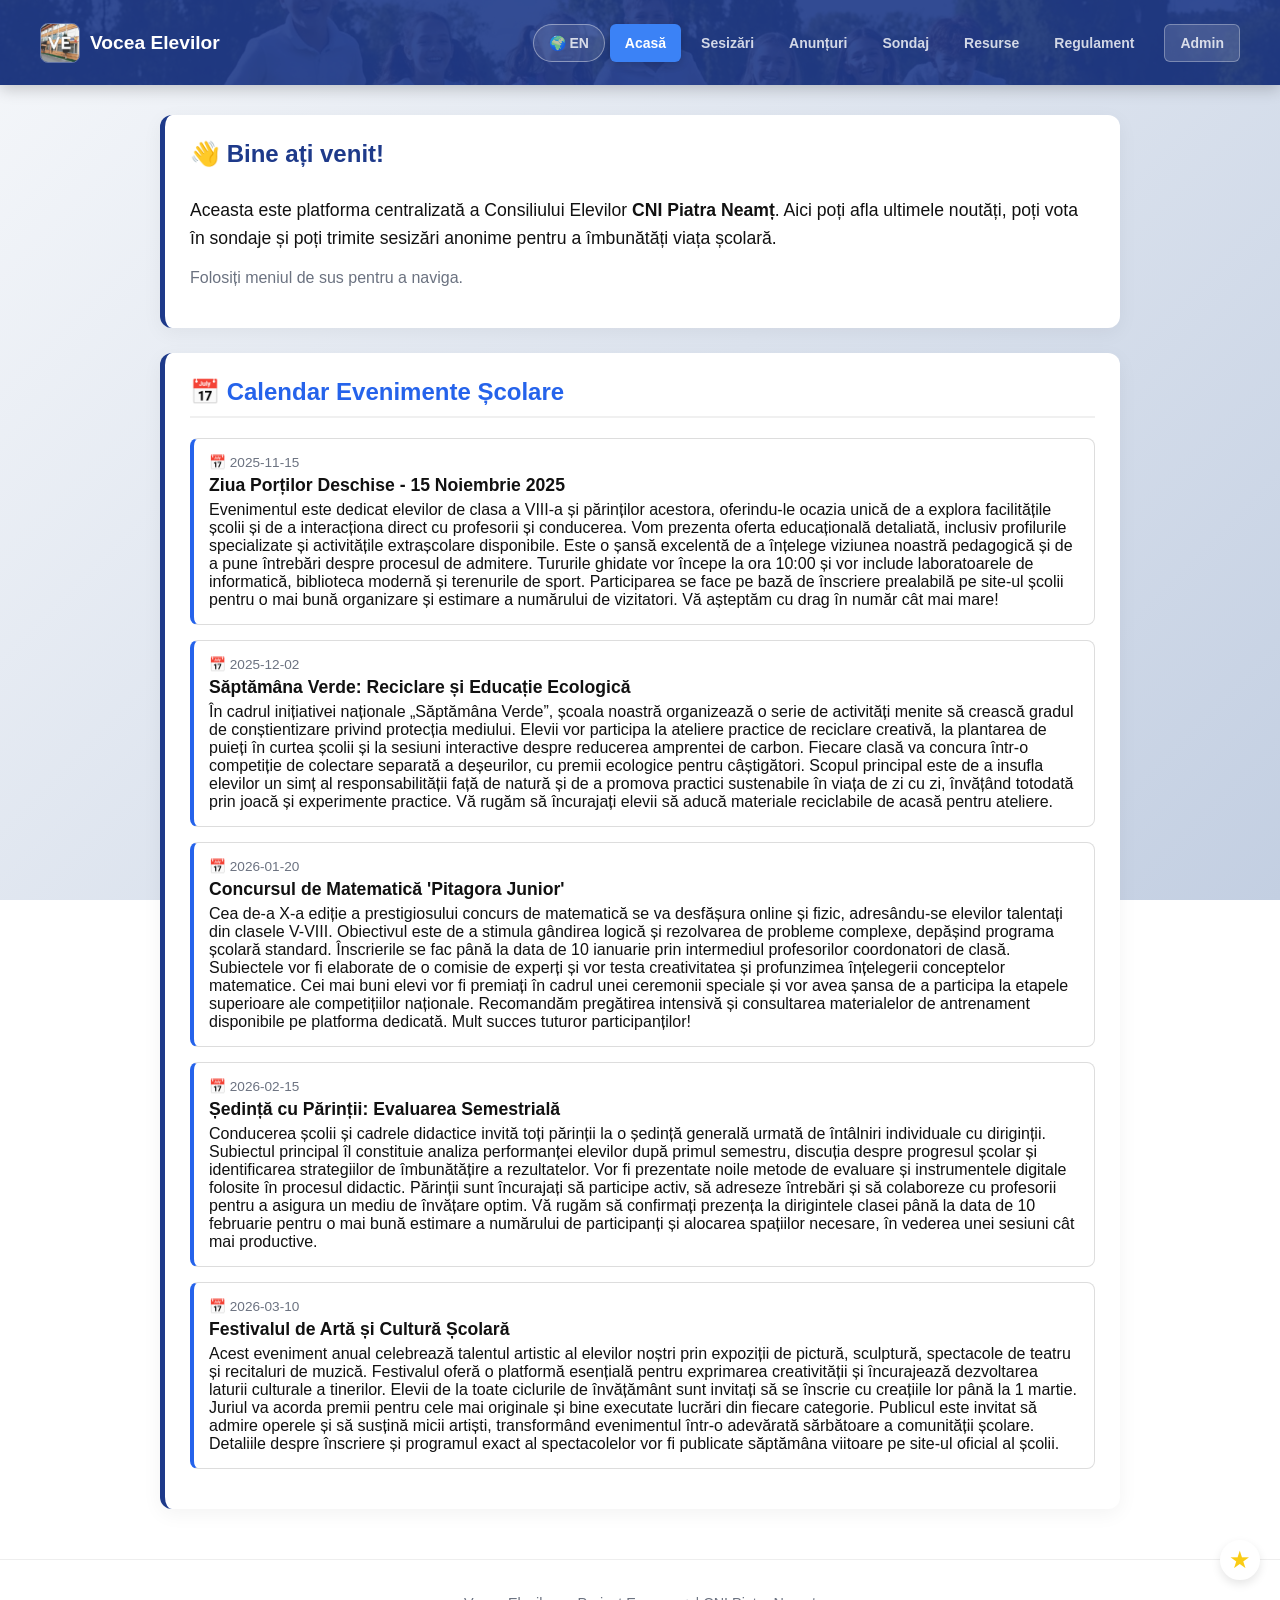
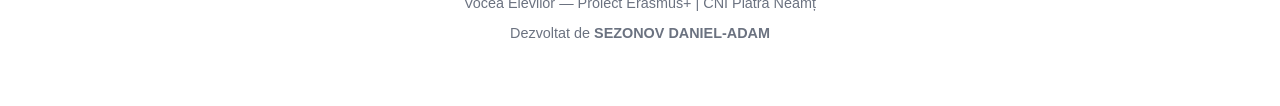
<file: index.html>
<!DOCTYPE html>
<html lang="ro">
<head>
    <meta charset="utf-8" />
    <meta name="viewport" content="width=device-width,initial-scale=1,maximum-scale=1" />
    <title>Vocea Elevilor | CNI Piatra Neamț</title>
    <link rel="icon" type="image/png" href="logo-scoala.png">
    <link rel="stylesheet" href="style.css">
</head>
<body>
    <div id="star-animation-container"></div> 
    <header>
        <div class="navbar">
            <div class="logo-area">
                <img src="logo-scoala.png" alt="Logo">
                Vocea Elevilor
            </div>
            <div class="burger" onclick="toggleMenu()">☰</div>
            <div class="nav-menu" id="mainMenu">
                <button id="langToggle" onclick="toggleLanguage()" class="nav-btn" style="border: 1px solid rgba(255,255,255,0.4); border-radius: 20px; padding: 5px 15px; font-weight: bold; background: rgba(255,255,255,0.1);">🌍 EN</button>
                <button class="nav-btn active" onclick="switchView('acasa', this)" data-i18n="navHome">Acasă</button>
                <button class="nav-btn" onclick="switchView('sesizari', this)" data-i18n="navReport">Sesizări</button>
                <button class="nav-btn" onclick="switchView('anunturi', this)" data-i18n="navAnnounce">Anunțuri</button>
                <button class="nav-btn" onclick="switchView('sondaj', this)" data-i18n="navPoll">Sondaj</button>
                <button class="nav-btn" onclick="switchView('resurse', this)" data-i18n="navResources">Resurse</button>
                <button class="nav-btn" onclick="switchView('regulament', this)" data-i18n="navRules">Regulament</button>
                <button class="nav-btn admin-btn" id="btnAdminAuth" onclick="toggleAdminAuth()">Admin</button>
            </div>
        </div>
    </header>

    <div class="container">

        <div id="view-acasa" class="view-section active-view">
            <div class="card revealed">
                <h2 style="border-bottom:none; margin-bottom:10px;">
                    <span data-i18n="welcomeTitle">👋 Bine ați venit!</span>
                </h2>
                <p style="font-size: 1.1rem; line-height: 1.6;" data-i18n="welcomeText">
                    Aceasta este platforma centralizată a Consiliului Elevilor <strong>CNI Piatra Neamț</strong>. 
                    Aici poți afla ultimele noutăți, poți vota în sondaje și poți trimite sesizări anonime pentru a îmbunătăți viața școlară.
                </p>
                <p style="color:var(--muted); margin-top:5px;" data-i18n="welcomeSub">Folosiți meniul de sus pentru a naviga.</p>
            </div>

            <div class="card">
                <h2 style="color: var(--acad-color);" data-i18n="calendarTitle">📅 Calendar Evenimente Școlare</h2>
                <div id="calendarDisplay"></div>
            </div>
        </div>

        <div id="view-sondaj" class="view-section">
            <div class="card" id="pollCard">
                <h2 style="color: var(--sugestii-color);" data-i18n="pollTitle">📊 Sondaj Rapid: Părerea Ta Contează</h2>
                <h3 id="pollQuestionDisplay" style="color: #333; margin-bottom: 20px; font-weight:700;">Întrebare sondaj...</h3>
                
                <div id="pollOptionsDisplay" class="poll-options"></div>

                <div id="pollResultsDisplay" class="poll-results" style="display: none; margin-top: 20px;"></div>
                
                <button id="btnVote" class="submit-btn" style="margin-top:20px; background:var(--sugestii-color);" onclick="submitVote()" data-i18n="pollBtn">Votează</button>
            </div>
        </div>

        <div id="view-resurse" class="view-section">
            <div class="card">
                <h2 style="color: var(--resurse-color);" data-i18n="resTitle">🔗 Resurse și Linkuri Utile</h2>
                <ul style="line-height: 1.8; font-size: 1.05rem;">
                    <li data-i18n="res1"><strong>Program secretariat:</strong> 08:00 - 16:00.</li>
                    <li data-i18n="res3"><strong>Link util:</strong> <a href="https://edu.ro" target="_blank" style="color: var(--primary); text-decoration:none;">🌐 Site-ul Ministerului Educației</a></li>
                </ul>
            </div>

            <div class="card">
                <h2 style="color: var(--sugestii-color);" data-i18n="sugTitle">💡 Sugestii pentru îmbunătățirea școlii</h2>
                <p data-i18n="sugSub">Ai o idee bună? Spune-ne!</p>
                <form onsubmit="submitSuggestion(event)">
                    <div class="form-group">
                        <label data-i18n="sugName">Nume (Opțional)</label>
                        <input type="text" id="sugestieNume" placeholder="Anonim" data-i18n-ph="phName">
                    </div>
                    <div class="form-group">
                        <label data-i18n="sugEmail">Email (Opțional - pentru răspuns)</label>
                        <input type="email" id="sugestieEmail" placeholder="email@exemplu.ro" data-i18n-ph="phEmail">
                    </div>
                    <div class="form-group">
                        <label data-i18n="sugIdea">Ideea ta</label>
                        <textarea id="sugestieText" rows="4" placeholder="Descrie ideea..." required data-i18n-ph="phIdea"></textarea>
                    </div>
                    <button type="submit" class="submit-btn" style="background: var(--sugestii-color);" data-i18n="sugBtn">Trimite Sugestia</button>
                </form>
            </div>
        </div>

        <div id="view-anunturi" class="view-section">
            <div class="card">
                <h2 style="color: var(--resurse-color);" data-i18n="annTitle">📢 Anunțuri Oficiale</h2>
                <div id="announcementsDisplay">
                    <p style="color: #666;">Nu sunt anunțuri momentan.</p>
                </div>
            </div>
        </div>

        <div id="view-regulament" class="view-section">
            <div class="card">
                <h2 style="color: var(--primary);" data-i18n="regTitle">📚 Regulament Intern și Recomandări Detaliate</h2>
                <p data-i18n="regIntro">Acest document este un extras din Regulamentul de Organizare și Funcționare a Unității de Învățământ (ROFUIP) și conține recomandări esențiale pentru un mediu școlar pozitiv, adaptat proiectului <strong>"Vocea Elevilor"</strong>. Cunoașterea acestor reguli este obligatorie.</p>

                <h3 style="color: var(--accent); margin-top: 30px; border-left: 5px solid #dbeafe; padding-left: 10px;" data-i18n="regSec1">1. 🤝 Reguli Generale de Comportament și Consecințe</h3>
                
                <h4 style="color: var(--primary); margin-top: 20px;" data-i18n="regSub1_1">Respect și Responsabilitate</h4>
                <ul style="color: #333; font-size: 15px; margin-bottom: 20px; padding-left: 20px;">
                    <li data-i18n="regLi1_1_1"><strong>Respectul:</strong> Tratează toți elevii, profesorii și personalul școlii cu <strong>respect</strong>, evitând orice formă de discriminare sau atitudine ofensatoare.</li>
                    <li data-i18n="regLi1_1_2"><strong>Integrarea:</strong> Încurajează un mediu <strong>inclusiv</strong>. Orice act de izolare sau marginalizare a unui coleg este interzis.</li>
                    <li data-i18n="regLi1_1_3"><strong>Proprietatea Școlii:</strong> Ești responsabil pentru păstrarea curățeniei și integrității bunurilor școlii (mobilier, pereți, echipamente). Deteriorarea lor atrage <strong>sancțiuni și obligația de a repara/înlocui</strong>.</li>
                </ul>

                <h4 style="color: var(--primary); margin-top: 20px;" data-i18n="regSub1_2">Prezență și Sancțiuni</h4>
                <ul style="color: #333; font-size: 15px; margin-bottom: 20px; padding-left: 20px;">
                    <li data-i18n="regLi1_2_1"><strong>Punctualitatea:</strong> Se impune intrarea în clasă înainte de sunetul de începere a orei. Întârzierile repetate vor fi sancționate.</li>
                    <li data-i18n="regLi1_2_2"><strong>Absențele:</strong> Peste <strong>10 absențe nemotivate</strong> pe semestru atrag scăderea notei la purtare (clasa a IX-a și următoarele).</li>
                    <li data-i18n="regLi1_2_3"><strong>Sancțiuni Disciplinare:</strong> Abaterile grave (ex: violență fizică/verbală, fraudă la evaluări) pot fi sancționate cu <strong>mustrare scrisă</strong>, <strong>mutarea disciplinară</strong> la o altă clasă/școală sau chiar <strong>exmatricularea</strong> (conform ROFUIP).</li>
                </ul>

                <div style="background-color: #fff7ed; border: 1px solid #fed7aa; padding: 15px; border-radius: 8px; margin-top: 20px; color: #b45309;" data-i18n="regAlert">
                    <strong>Atenție!</strong> Orice fraudă sau tentativă de fraudă la lucrările scrise sau evaluările orale atrage nota 4 (patru) la disciplină, indiferent de rezultat.
                </div>

                <hr style="margin: 30px 0; border: 0; border-top: 1px dashed #e2e8f0;">

                <h3 style="color: var(--accent); margin-top: 30px; border-left: 5px solid #dbeafe; padding-left: 10px;" data-i18n="regSec2">2. 🚨 Sănătate, Siguranță și Anti-Bullying</h3>
                
                <h4 style="color: var(--primary); margin-top: 20px;" data-i18n="regSub2_1">Securitatea Spațiului Școlar</h4>
                <ul style="color: #333; font-size: 15px; margin-bottom: 20px; padding-left: 20px;">
                    <li data-i18n="regLi2_1_1"><strong>Substanțe Interzise:</strong> Este <strong>strict interzisă</strong> introducerea și consumul de alcool, droguri, tutun (inclusiv țigări electronice) și substanțe periculoase în perimetrul școlii.</li>
                    <li data-i18n="regLi2_1_2"><strong>Echipamentele:</strong> Accesul în spațiile cu risc (laboratoare speciale, ateliere) se face doar sub <strong>supravegherea strictă</strong> a personalului.</li>
                    <li data-i18n="regLi2_1_3"><strong>Evacuarea:</strong> În caz de urgență (incendiu, cutremur), elevii sunt obligați să urmeze imediat <strong>planul de evacuare</strong> și instrucțiunile profesorului.</li>
                </ul>

                <h4 style="color: var(--primary); margin-top: 20px;" data-i18n="regSub2_2">Politica Anti-Bullying (Toleranță Zero)</h4>
                <ul style="color: #333; font-size: 15px; margin-bottom: 20px; padding-left: 20px;">
                    <li data-i18n="regLi2_2_1"><strong>Definiție Extinsă:</strong> Bullying-ul include nu doar agresiunea fizică sau verbală, dar și <strong>amenințarea</strong>, <strong>hărțuirea sexuală</strong>, <strong>cyberbullying-ul</strong> (mesaje sau postări online) și <strong>furtul</strong>.</li>
                    <li data-i18n="regLi2_2_2"><strong>Raportare:</strong> Dacă ești victimă sau martor, utilizează secțiunea <strong>"Bullying (Anonim)"</strong> din aplicația "Vocea Elevilor". Informațiile tale ajung direct la consilierul școlar, care va demara ancheta <strong>fără a-ți dezvălui identitatea</strong>.</li>
                </ul>

                <hr style="margin: 30px 0; border: 0; border-top: 1px dashed #e2e8f0;">

                <h3 style="color: var(--accent); margin-top: 30px; border-left: 5px solid #dbeafe; padding-left: 10px;" data-i18n="regSec3">3. 💻 Eticheta Digitală (Digital Etiquette)</h3>

                <p style="color: #333; font-size: 15px;" data-i18n="regSub3_0">Utilizarea responsabilă a tehnologiei este esențială. Iată regulile de bază:</p>
                
                <h4 style="color: var(--primary); margin-top: 20px;" data-i18n="regSub3_1">Reguli privind Telefoanele Mobile</h4>
                <ul style="color: #333; font-size: 15px; margin-bottom: 20px; padding-left: 20px;">
                    <li data-i18n="regLi3_1_1"><strong>În Timpul Ore:</strong> Telefoanele trebuie să fie puse pe <strong>mod silențios</strong> și păstrate în ghiozdan sau la locul desemnat. Utilizarea lor în scopuri non-educative în timpul orei este interzisă.</li>
                    <li data-i18n="regLi3_1_2"><strong>În Pauze:</strong> Utilizarea lor este permisă, dar nu trebuie să deranjeze activitățile celorlalți sau să fie folosită pentru a înregistra, fotografia sau filma colegii/profesorii fără acordul explicit.</li>
                </ul>

                <h4 style="color: var(--primary); margin-top: 20px;" data-i18n="regSub3_2">Utilizarea Platformelor Online</h4>
                <ul style="color: #333; font-size: 15px; margin-bottom: 20px; padding-left: 20px;">
                    <li data-i18n="regLi3_2_1"><strong>Conturi Educaționale:</strong> Păstrează-ți conturile de email și platformele educaționale (ex: Google Classroom, Teams) <strong>securizate</strong> și nu partaja parola cu nimeni.</li>
                    <li data-i18n="regLi3_2_2"><strong>Limbajul Online:</strong> Comportamentul civilizat din clasă se aplică și în grupurile de chat sau pe platformele școlii. Evită *spam*-ul, *flaming*-ul (postări agresive) sau distribuirea de conținut neadecvat.</li>
                    <li data-i18n="regLi3_2_3"><strong>Cyberbullying:</strong> Orice act de cyberbullying (publicarea de secrete, imagini compromițătoare, mesaje de ură) este tratat cu aceeași <strong>gravitate</strong> ca bullying-ul din viața reală.</li>
                </ul>

                <hr style="margin: 30px 0; border: 0; border-top: 1px dashed #e2e8f0;">

                <h3 style="color: var(--accent); margin-top: 30px; border-left: 5px solid #dbeafe; padding-left: 10px;" data-i18n="regSec4">4. 🧠 Recomandări și Sfaturi de Studiu</h3>
                
                <p style="color: #333; font-size: 15px;" data-i18n="regSub4_0">Aceste sfaturi te pot ajuta să îți îmbunătățești performanța:</p>
                
                <div style="background-color: #ecfdf5; border: 1px solid #a7f3d0; padding: 15px; border-radius: 8px; margin-top: 20px; color: #065f46;">
                    <strong data-i18n="regSub4_1">Sfaturi Academice Esențiale:</strong>
                    <ul style="color: #333; font-size: 15px; margin-top: 10px; margin-bottom: 0; padding-left: 20px;">
                        <li data-i18n="regLi4_1_1"><strong>Echilibrul:</strong> Alocă timp atât pentru studiu, cât și pentru odihnă și activități extrașcolare.</li>
                        <li data-i18n="regLi4_1_2"><strong>Recuperarea:</strong> Dacă ai dificultăți la o materie, folosește secțiunea <strong>"Academice"</strong> din aplicație pentru a solicita sprijin suplimentar (ore remediale, consultații).</li>
                        <li data-i18n="regLi4_1_3"><strong>Colaborarea:</strong> Formează grupuri de studiu constructive cu colegii, dar asigură-te că nu copiați, ci vă ajutați reciproc la înțelegere.</li>
                    </ul>
                </div>

                <p style="text-align: right; margin-top: 30px; font-size: 14px; color: #6b7280;" data-i18n="regFooter">Document adaptat și actualizat: Decembrie 2025.</p>
            </div>
        </div>

        <div id="view-sesizari" class="view-section">
            
            <div class="card" id="problemCard">
                <h2 style="color: var(--probleme-color);" data-i18n="probTitle">⚠️ Raportează o problemă în școală</h2>
                <form onsubmit="submitProblem(event)">
                    <div class="form-group">
                        <label data-i18n="probLoc">Locație</label>
                        <input type="text" id="probLocatie" placeholder="Ex: Sala 204, etaj 1" style="font-size: 1.1rem; padding: 15px;" required data-i18n-ph="phLoc">
                    </div>
                    <div class="form-group">
                        <label data-i18n="probType">Tip Problemă</label>
                        <select id="probTip">
                            <option data-i18n="probOpt1">Mobilier rupt</option>
                            <option data-i18n="probOpt2">Curățenie</option>
                            <option data-i18n="probOpt3">Iluminat/Electrice</option>
                            <option data-i18n="probOpt4">Altele</option>
                        </select>
                    </div>
                    <div class="form-group">
                        <label data-i18n="probDesc">Descriere</label>
                        <textarea id="probDesc" rows="4" required></textarea>
                    </div>
                    <div class="form-group">
                        <label data-i18n="probPic">Adaugă Poze (Opțional)</label>
                        <input type="file" id="probPoze" multiple accept="image/*">
                    </div>
                    <button type="submit" class="submit-btn" style="background: var(--probleme-color);" data-i18n="probBtn">Trimite Raportare</button>
                </form>
            </div>

            <div class="card">
                <h2 style="color: var(--bullying-color);" data-i18n="bullTitle">🛡️ Raportare Bullying (Anonim)</h2>
                <form onsubmit="submitBullying(event)">
                    <div class="form-group">
                        <label data-i18n="bullDesc">Ce s-a întâmplat?</label>
                        <textarea id="bullDesc" rows="4" placeholder="Descrie situația..." required data-i18n-ph="phDesc"></textarea>
                    </div>
                    <div class="form-group">
                        <label data-i18n="bullDet">Detalii (Loc, oră - opțional)</label>
                        <input type="text" id="bullDetalii">
                    </div>
                    <button type="submit" class="submit-btn" style="background: var(--bullying-color);" data-i18n="bullBtn">Trimite Anonim</button>
                </form>
            </div>

            <div class="card">
                <h2 style="color: var(--acad-color);" data-i18n="acadTitle">🎓 Probleme Academice / Sprijin</h2>
                <form onsubmit="submitAcademic(event)">
                    <div class="form-group">
                        <label data-i18n="acadType">Tip problemă</label>
                        <select id="acadTipSelect" required>
                            <option value="" disabled selected data-i18n="acadOpt0">Selectează un tip de problemă</option>
                            <option value="Materiale didactice" data-i18n="acadOpt1">Lipsă materiale didactice</option>
                            <option value="Evaluare subiectivă" data-i18n="acadOpt2">Probleme evaluare subiectivă</option>
                            <option value="Relatie Profesor" data-i18n="acadOpt3">Relație dificilă cu un profesor</option>
                            <option value="Suport Consiliere" data-i18n="acadOpt4">Nevoie de suport/consiliere educațională</option>
                        </select>
                    </div>
                    <div class="form-group">
                        <label data-i18n="acadDesc">Descriere/Detalii</label>
                        <textarea id="acadDesc" rows="4" required></textarea>
                    </div>
                    <button type="submit" class="submit-btn" style="background: var(--acad-color);" data-i18n="acadBtn">Trimite Solicitare</button>
                </form>
            </div>
        </div>

        <div id="admin-dashboard">
            <div class="card" style="border-left:none; box-shadow:none; background:none; padding:0;">
                <div class="admin-header">
                    <h3 style="margin:0; color:white;" data-i18n="adminTitle">🔧 PANOU ADMINISTRARE</h3>
                    <div style="display:flex; gap: 10px;">
                        <button class="btn-small" onclick="adminDeleteAllData()" style="background:#8b5cf6; border:1px solid rgba(255,255,255,0.5);" data-i18n="adminDelAll">Șterge TOATE Datele</button>
                        <button class="btn-small" onclick="logoutAdmin()" style="background:rgba(0,0,0,0.3); border:1px solid rgba(255,255,255,0.5);" data-i18n="adminLogout">Deconectare</button>
                    </div>
                </div>

                <div style="padding: 20px; background: white; border-radius: 0 0 12px 12px;">
                    
                    <div class="admin-grid-top">
                        <div class="admin-grid-card">
                            <h4 style="margin-top:0; color: var(--primary);" data-i18n="adminAddPub"><i style="font-style:normal; margin-right:5px;">✍️</i> Adaugă Conținut Public</h4>
                            <div class="form-group">
                                <select id="adminPostType">
                                    <option value="anunt" data-i18n="adminOptAnn">Anunț Oficial</option>
                                    <option value="calendar" data-i18n="adminOptCal">Eveniment Calendar</option>
                                </select>
                            </div>
                            <div class="form-group">
                                <input type="text" id="adminPostTitle" placeholder="Titlu..." data-i18n-ph="phTitle">
                            </div>
                            <div class="form-group">
                                <input type="date" id="adminPostDate">
                            </div>
                            <div class="form-group">
                                <textarea id="adminPostContent" placeholder="Conținut..." data-i18n-ph="phContent" rows="3"></textarea>
                            </div>
                            <button onclick="adminPostContent()" class="submit-btn" data-i18n="adminPostBtn">Publică</button>
                        </div>

                        <div class="admin-grid-card">
                            <h4 style="margin-top:0; color: var(--sugestii-color);" data-i18n="adminPollTitle"><i style="font-style:normal; margin-right:5px;">📊</i> Gestionează Sondajul Public</h4>
                            <div class="form-group">
                                <label data-i18n="adminPollQ">Întrebarea Sondajului</label>
                                <input type="text" id="adminPollQuestion" placeholder="Introduceți întrebarea..." data-i18n-ph="phPollQ">
                            </div>
                            <div class="form-group">
                                <label data-i18n="adminPollOpt">Opțiuni (Câte una pe rând nou)</label>
                                <textarea id="adminPollOptions" rows="4" placeholder="Ex: Opțiunea 1\nOpțiunea 2\nOpțiunea 3" data-i18n-ph="phPollOpt"></textarea>
                            </div>
                            <button onclick="adminUpdatePoll()" class="submit-btn" style="background:var(--sugestii-color);" data-i18n="adminPollBtn">Actualizează Sondaj</button>
                            <button onclick="adminResetPollVotes()" class="btn-small" style="background:var(--probleme-color); margin-top:10px; width:100%; padding: 10px;" data-i18n="adminPollReset">Resetează Voturi</button>
                        </div>
                    </div>

                    <div class="admin-grid-card" style="margin-bottom: 30px;">
                        <h4 style="margin-top:0; color:var(--probleme-color)" data-i18n="adminStatTitle"><i style="font-style:normal; margin-right:5px;">📈</i> Stadiu Rezolvare Sesizări Probleme</h4>
                        <div class="progress-bar-bg">
                            <div id="problemeProgressBar" class="progress-bar-fill" style="width:0%">0%</div>
                        </div>
                        <p id="countsSpan" style="font-size: 0.95rem; font-weight: bold; color: var(--primary); margin-top: 8px; text-align: right;"></p>
                    </div>

                    <div class="admin-lists-container">
                        <div>
                            <h4 style="color:var(--probleme-color)" data-i18n="adminProb">⚠️ Sesizări Probleme</h4>
                            <div id="adminListProbleme"></div>
                            
                            <h4 style="color:var(--sugestii-color); margin-top: 30px;" data-i18n="adminSug">💡 Sugestii Primite</h4>
                            <div id="adminListSugestii"></div>
                            
                            <h4 style="color:var(--bullying-color); margin-top: 30px;" data-i18n="adminBull">🛡️ Rapoarte Bullying</h4>
                            <div id="adminListBullying"></div>
                        </div>
                        <div>
                            <h4 style="color:var(--acad-color)" data-i18n="adminAcad">🎓 Solicitări Academice</h4>
                            <div id="adminListAcad"></div>
                            
                            <h4 style="color:var(--resurse-color); margin-top: 30px;" data-i18n="adminAnn">📢 Anunțuri Oficiale</h4>
                            <div id="adminListAnunturi"></div>
                            
                            <h4 style="color:var(--resurse-color); margin-top: 30px;" data-i18n="adminCal">📅 Evenimente Calendar</h4>
                            <div id="adminListCalendar"></div>
                        </div>
                    </div>
                </div>
            </div>
        </div>

    </div>

    <div id="toast" class="toast"></div> 

    <footer>
        <div class="star-badge-footer" onclick="burstStarAnimation(event)">★</div>
        <p data-i18n="footer1">Vocea Elevilor — Proiect Erasmus+ | CNI Piatra Neamț</p>
        <p style="margin-top:5px;" data-i18n="footer2">Dezvoltat de <strong>SEZONOV DANIEL-ADAM</strong></p>
    </footer>

    <script src="script.js"></script>
</body>
</html>
</file>
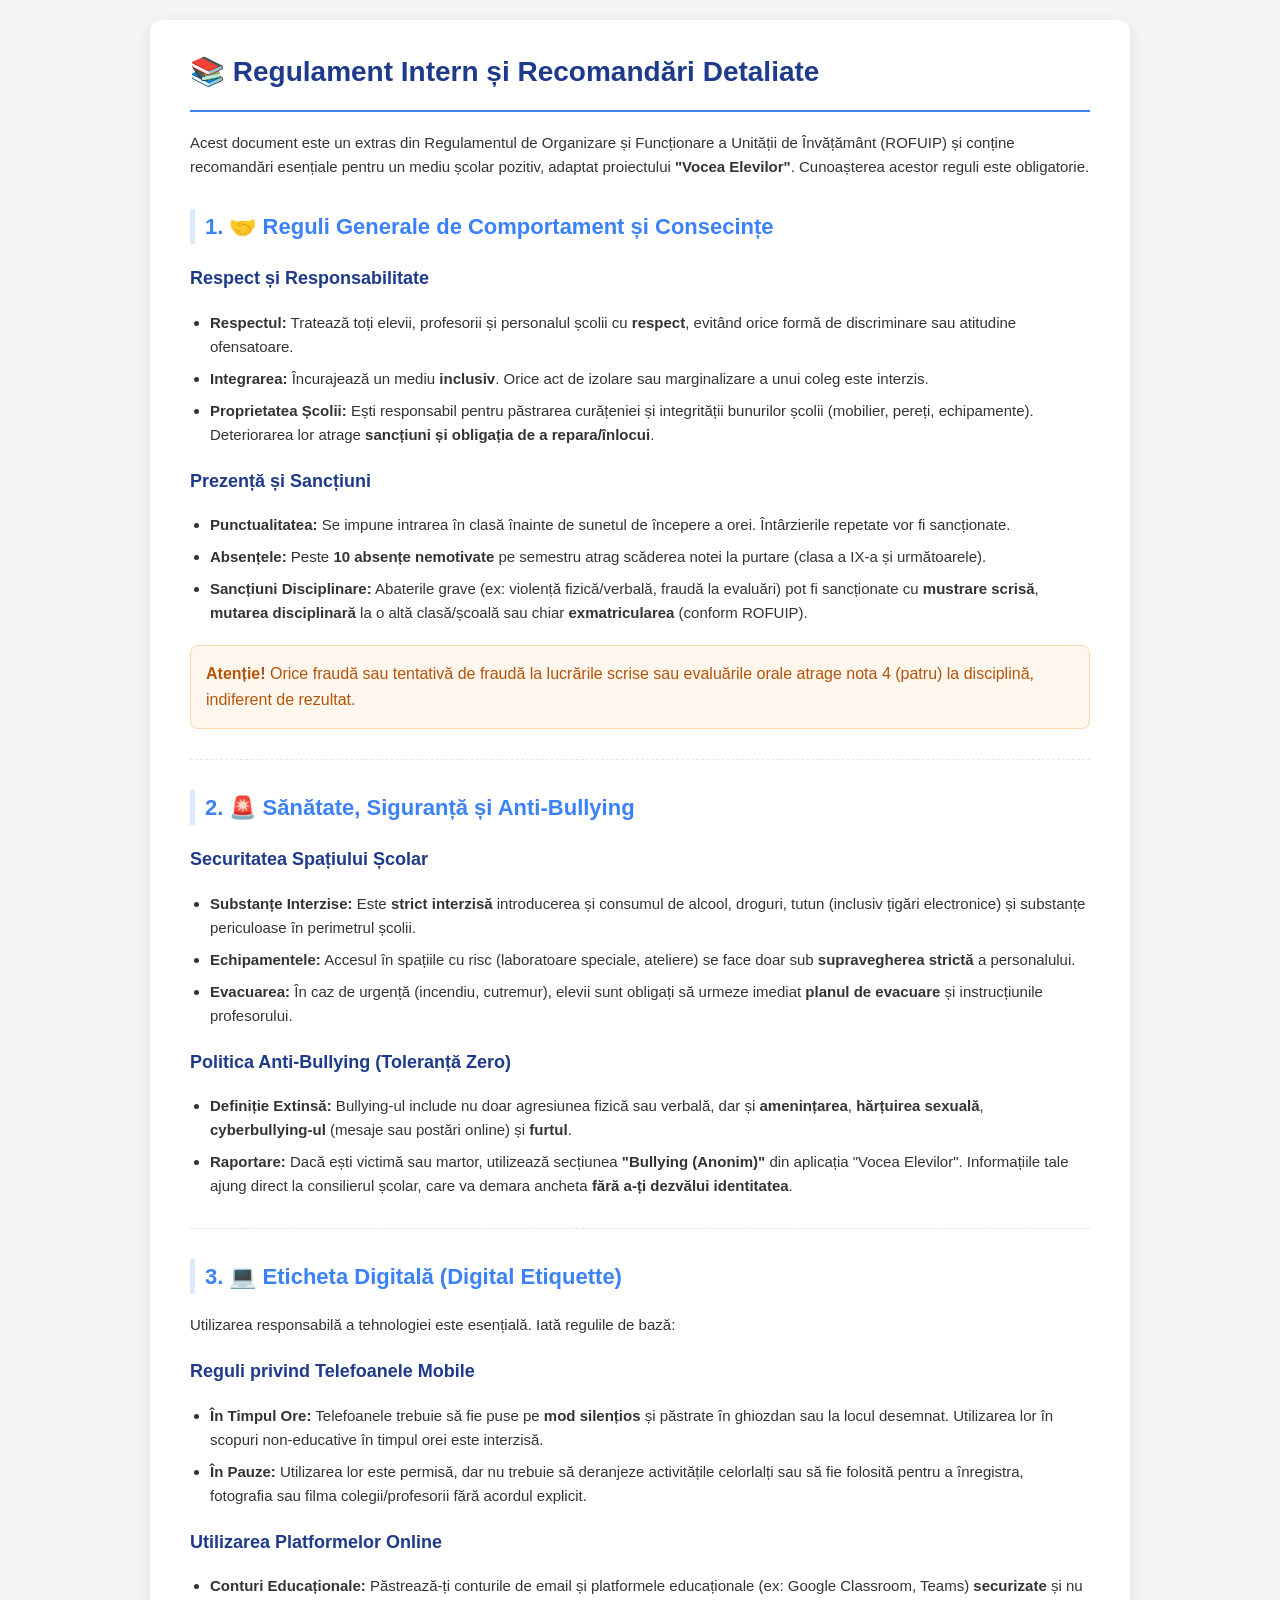
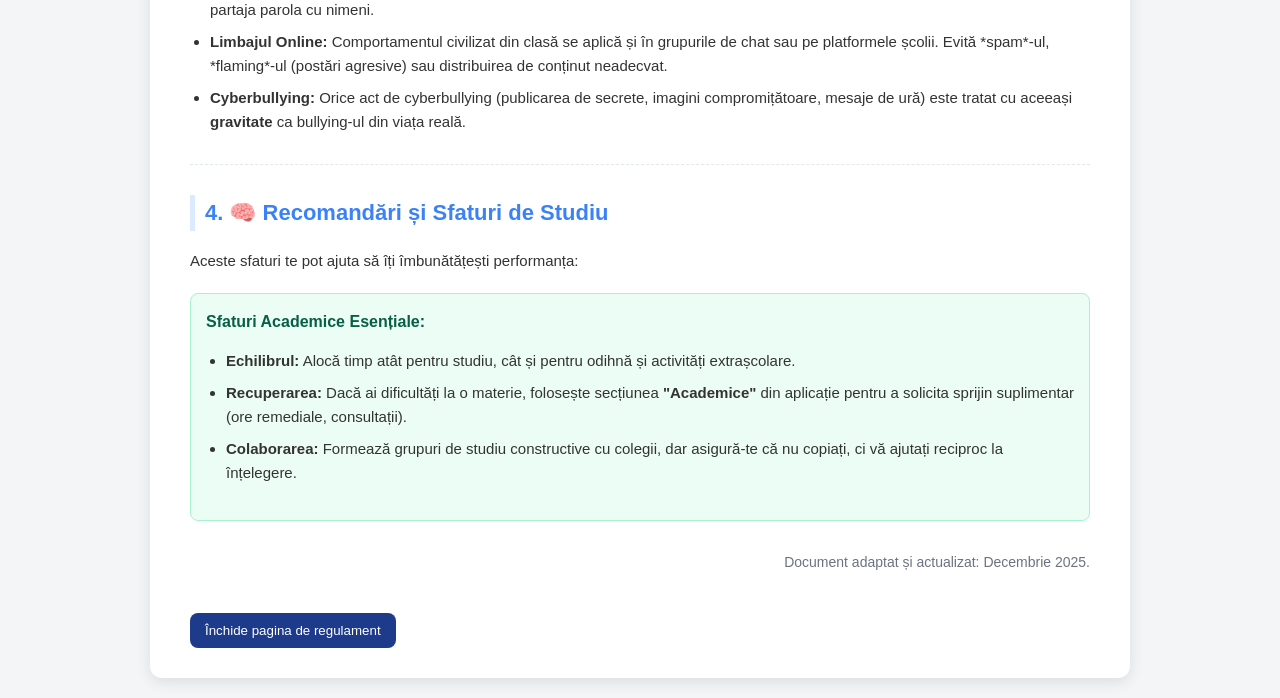
<file: regulament.html>
<!DOCTYPE html>
<html lang="ro">
<head>
    <meta charset="utf-8" />
    <meta name="viewport" content="width=device-width,initial-scale=1" />
    <title>Regulament Intern și Recomandări Detaliate</title>
    <style>
        /* Stiluri de bază pentru pagină */
        body { font-family: Arial, sans-serif; margin: 0; padding: 20px; background-color: #f3f5f7; line-height: 1.6; }
        .container { max-width: 900px; margin: 0 auto; background: #fff; padding: 30px 40px; border-radius: 12px; box-shadow: 0 4px 15px rgba(0,0,0,0.1); }
        h1 { color: #1e3a8a; border-bottom: 2px solid #3b82f6; padding-bottom: 15px; margin-top: 0; font-size: 28px; }
        h2 { color: #3b82f6; margin-top: 30px; border-left: 5px solid #dbeafe; padding-left: 10px; font-size: 22px; }
        h3 { color: #1e3a8a; margin-top: 20px; font-size: 18px; }
        p, ul, li { color: #333; font-size: 15px; }
        ul { margin-bottom: 20px; padding-left: 20px; }
        li { margin-bottom: 8px; }
        .alert { background-color: #fff7ed; border: 1px solid #fed7aa; padding: 15px; border-radius: 8px; margin-top: 20px; color: #b45309; }
        .success { background-color: #ecfdf5; border: 1px solid #a7f3d0; padding: 15px; border-radius: 8px; margin-top: 20px; color: #065f46; }
        .btn-close { 
            padding: 10px 15px; 
            background: #1e3a8a; 
            color: white; 
            border: none; 
            border-radius: 8px; 
            cursor: pointer; 
            margin-top: 25px;
            transition: background 0.3s;
        }
        .btn-close:hover {
            background: #3b82f6;
        }
    </style>
</head>
<body>
    <div class="container">
        <h1>📚 Regulament Intern și Recomandări Detaliate</h1>
        
        <p>Acest document este un extras din Regulamentul de Organizare și Funcționare a Unității de Învățământ (ROFUIP) și conține recomandări esențiale pentru un mediu școlar pozitiv, adaptat proiectului <strong>"Vocea Elevilor"</strong>. Cunoașterea acestor reguli este obligatorie.</p>

        <h2>1. 🤝 Reguli Generale de Comportament și Consecințe</h2>
        
        <h3>Respect și Responsabilitate</h3>
        <ul>
            <li><strong>Respectul:</strong> Tratează toți elevii, profesorii și personalul școlii cu <strong>respect</strong>, evitând orice formă de discriminare sau atitudine ofensatoare.</li>
            <li><strong>Integrarea:</strong> Încurajează un mediu <strong>inclusiv</strong>. Orice act de izolare sau marginalizare a unui coleg este interzis.</li>
            <li><strong>Proprietatea Școlii:</strong> Ești responsabil pentru păstrarea curățeniei și integrității bunurilor școlii (mobilier, pereți, echipamente). Deteriorarea lor atrage <strong>sancțiuni și obligația de a repara/înlocui</strong>.</li>
        </ul>

        <h3>Prezență și Sancțiuni</h3>
        <ul>
            <li><strong>Punctualitatea:</strong> Se impune intrarea în clasă înainte de sunetul de începere a orei. Întârzierile repetate vor fi sancționate.</li>
            <li><strong>Absențele:</strong> Peste <strong>10 absențe nemotivate</strong> pe semestru atrag scăderea notei la purtare (clasa a IX-a și următoarele).</li>
            <li><strong>Sancțiuni Disciplinare:</strong> Abaterile grave (ex: violență fizică/verbală, fraudă la evaluări) pot fi sancționate cu <strong>mustrare scrisă</strong>, <strong>mutarea disciplinară</strong> la o altă clasă/școală sau chiar <strong>exmatricularea</strong> (conform ROFUIP).</li>
        </ul>

        <div class="alert">
            <strong>Atenție!</strong> Orice fraudă sau tentativă de fraudă la lucrările scrise sau evaluările orale atrage nota 4 (patru) la disciplină, indiferent de rezultat.
        </div>

        <hr style="margin: 30px 0; border: 0; border-top: 1px dashed #e2e8f0;">

        <h2>2. 🚨 Sănătate, Siguranță și Anti-Bullying</h2>
        
        <h3>Securitatea Spațiului Școlar</h3>
        <ul>
            <li><strong>Substanțe Interzise:</strong> Este <strong>strict interzisă</strong> introducerea și consumul de alcool, droguri, tutun (inclusiv țigări electronice) și substanțe periculoase în perimetrul școlii.</li>
            <li><strong>Echipamentele:</strong> Accesul în spațiile cu risc (laboratoare speciale, ateliere) se face doar sub <strong>supravegherea strictă</strong> a personalului.</li>
            <li><strong>Evacuarea:</strong> În caz de urgență (incendiu, cutremur), elevii sunt obligați să urmeze imediat <strong>planul de evacuare</strong> și instrucțiunile profesorului.</li>
        </ul>

        <h3>Politica Anti-Bullying (Toleranță Zero)</h3>
        <ul>
            <li><strong>Definiție Extinsă:</strong> Bullying-ul include nu doar agresiunea fizică sau verbală, dar și <strong>amenințarea</strong>, <strong>hărțuirea sexuală</strong>, <strong>cyberbullying-ul</strong> (mesaje sau postări online) și <strong>furtul</strong>.</li>
            <li><strong>Raportare:</strong> Dacă ești victimă sau martor, utilizează secțiunea <strong>"Bullying (Anonim)"</strong> din aplicația "Vocea Elevilor". Informațiile tale ajung direct la consilierul școlar, care va demara ancheta <strong>fără a-ți dezvălui identitatea</strong>.</li>
        </ul>

        <hr style="margin: 30px 0; border: 0; border-top: 1px dashed #e2e8f0;">

        <h2>3. 💻 Eticheta Digitală (Digital Etiquette)</h2>

        <p>Utilizarea responsabilă a tehnologiei este esențială. Iată regulile de bază:</p>
        
        <h3>Reguli privind Telefoanele Mobile</h3>
        <ul>
            <li><strong>În Timpul Ore:</strong> Telefoanele trebuie să fie puse pe <strong>mod silențios</strong> și păstrate în ghiozdan sau la locul desemnat. Utilizarea lor în scopuri non-educative în timpul orei este interzisă.</li>
            <li><strong>În Pauze:</strong> Utilizarea lor este permisă, dar nu trebuie să deranjeze activitățile celorlalți sau să fie folosită pentru a înregistra, fotografia sau filma colegii/profesorii fără acordul explicit.</li>
        </ul>

        <h3>Utilizarea Platformelor Online</h3>
        <ul>
            <li><strong>Conturi Educaționale:</strong> Păstrează-ți conturile de email și platformele educaționale (ex: Google Classroom, Teams) <strong>securizate</strong> și nu partaja parola cu nimeni.</li>
            <li><strong>Limbajul Online:</strong> Comportamentul civilizat din clasă se aplică și în grupurile de chat sau pe platformele școlii. Evită *spam*-ul, *flaming*-ul (postări agresive) sau distribuirea de conținut neadecvat.</li>
            <li><strong>Cyberbullying:</strong> Orice act de cyberbullying (publicarea de secrete, imagini compromițătoare, mesaje de ură) este tratat cu aceeași <strong>gravitate</strong> ca bullying-ul din viața reală.</li>
        </ul>

        <hr style="margin: 30px 0; border: 0; border-top: 1px dashed #e2e8f0;">

        <h2>4. 🧠 Recomandări și Sfaturi de Studiu</h2>
        
        <p>Aceste sfaturi te pot ajuta să îți îmbunătățești performanța:</p>
        
        <div class="success">
            <strong>Sfaturi Academice Esențiale:</strong>
            <ul>
                <li><strong>Echilibrul:</strong> Alocă timp atât pentru studiu, cât și pentru odihnă și activități extrașcolare.</li>
                <li><strong>Recuperarea:</strong> Dacă ai dificultăți la o materie, folosește secțiunea <strong>"Academice"</strong> din aplicație pentru a solicita sprijin suplimentar (ore remediale, consultații).</li>
                <li><strong>Colaborarea:</strong> Formează grupuri de studiu constructive cu colegii, dar asigură-te că nu copiați, ci vă ajutați reciproc la înțelegere.</li>
            </ul>
        </div>

        <p style="text-align: right; margin-top: 30px; font-size: 14px; color: #6b7280;">Document adaptat și actualizat: Decembrie 2025.</p>
        
        <button onclick="window.close()" class="btn-close">Închide pagina de regulament</button>
    </div>
</body>
</html>
</file>
<file: style.css>
:root{
    --primary:#1e3a8a; --accent:#3b82f6; --bg:#f0f4f8; --card:#fff; --muted:#6b7280;
    --probleme-color: #ef4444; --bullying-color: #7c3aed; --sugestii-color: #10b981; 
    --acad-color: #2563eb; --resurse-color: #f59e0b;
}
*{box-sizing:border-box}

html { scroll-behavior: smooth; }

body{
    font-family:'Inter',Arial,Helvetica,sans-serif;
    background: linear-gradient(135deg, #f5f7fa 0%, #c3cfe2 100%);
    background-attachment: fixed;
    margin:0;color:#111;
    min-height: 100vh;
    padding-bottom: 50px;
}

/* HEADER & NAVIGARE */
header {
    background: var(--primary);
    position: sticky; top: 0; z-index: 1000;
    box-shadow: 0 4px 15px rgba(0,0,0,0.2);
    padding: 0 15px;
    background-image: url('hero-bg.jpg'); 
    background-size: cover; background-position: center;
}
header::before {
    content: ""; position: absolute; top: 0; left: 0; right: 0; bottom: 0;
    background: rgba(30, 58, 138, 0.9); z-index: -1;
}

.navbar {
    max-width: 1200px; margin: 0 auto;
    display: flex; justify-content: space-between; align-items: center;
    height: 85px; 
    position: relative; z-index: 2;
}

.logo-area {
    display: flex; align-items: center; gap: 10px; color: white; font-weight: 700; font-size: 1.2rem;
}
.logo-area img { height: 40px; border-radius: 8px; border: 1px solid rgba(255,255,255,0.3); }

.nav-menu {
    display: flex; gap: 5px;
}

.nav-btn {
    background: transparent; border: none; color: rgba(255,255,255,0.8);
    padding: 10px 15px; font-size: 14px; font-weight: 600; cursor: pointer;
    border-radius: 6px; transition: all 0.25s cubic-bezier(0.4, 0, 0.2, 1);
}

.nav-btn:hover { background: rgba(255,255,255,0.1); color: white; }

.nav-btn.active {
    background: var(--accent); color: white; box-shadow: 0 2px 10px rgba(0,0,0,0.2);
}

.admin-btn {
    background: rgba(255,255,255,0.15); border: 1px solid rgba(255,255,255,0.3);
    margin-left: 10px;
}
.admin-btn:hover { background: #c81919; border-color: #c81919; }

/* CONTAINERE PRINCIPALE */
.container { max-width: 1000px; margin: 30px auto; padding: 0 20px; }

.view-section { display: none; animation: fadeIn 0.6s cubic-bezier(0.25, 0.8, 0.25, 1); }
.view-section.active-view { display: block; }

@keyframes fadeIn { from { opacity: 0; transform: translateY(15px); } to { opacity: 1; transform: translateY(0); } }

/* CARDS & ANIMAȚII */
.card {
    background: white; padding: 25px; border-radius: 12px;
    box-shadow: 0 5px 20px rgba(0,0,0,0.05); margin-bottom: 25px;
    border-left: 5px solid var(--primary);
    opacity: 0; transform: translateY(30px);
    transition: opacity 0.6s cubic-bezier(0.25, 0.8, 0.25, 1), transform 0.6s cubic-bezier(0.25, 0.8, 0.25, 1), box-shadow 0.3s cubic-bezier(0.4, 0, 0.2, 1), border-color 0.3s ease;
}

/* V4.9 FIX: Fix Problem Card Glitch - Asigură culoarea roșie */
#problemCard {
    border-left-color: var(--probleme-color); 
}
#view-sesizari .card:nth-child(2) { /* Bullying card */
    border-left-color: var(--bullying-color);
}
#view-sesizari .card:nth-child(3) { /* Academic card */
    border-left-color: var(--acad-color);
}

.card.revealed {
    opacity: 1; transform: translateY(0);
}

.card:hover{transform:translateY(-5px);box-shadow:0 12px 25px rgba(0,0,0,0.12);}

/* ANIMATIE SUCCES RAPORTARE & VOT (Pulse) */
.card.submission-success {
    animation: success-pulse 0.5s ease-out;
}
.card.submission-success#problemCard {
    animation: success-pulse-problem 0.5s ease-out;
}
@keyframes success-pulse {
    0% { transform: scale(1); box-shadow: 0 0 0 0 rgba(16, 185, 129, 0.4); } 
    50% { transform: scale(1.01); box-shadow: 0 0 0 10px rgba(16, 185, 129, 0); }
    100% { transform: scale(1); box-shadow: 0 0 0 0 rgba(16, 185, 129, 0); }
}
 @keyframes success-pulse-problem {
    0% { transform: scale(1); box-shadow: 0 0 0 0 rgba(239, 68, 68, 0.4); } 
    50% { transform: scale(1.01); box-shadow: 0 0 0 10px rgba(239, 68, 68, 0); }
    100% { transform: scale(1); box-shadow: 0 0 0 0 rgba(239, 68, 68, 0); }
}

h2 { margin-top: 0; color: var(--primary); border-bottom: 2px solid #f0f0f0; padding-bottom: 10px; margin-bottom: 20px; display: flex; align-items: center; gap: 10px; }
h3 { margin-top: 25px; color: var(--muted); font-size: 1.1rem; }

/* FORMULARE */
.form-group { margin-bottom: 15px; }
label { display: block; margin-bottom: 5px; font-weight: 600; font-size: 0.9rem; color: #444; }

input[type="file"] {
    padding: 8px; /* Ajustare padding pentru input file */
    border: 1px dashed #ddd; /* Stil vizual diferit */
    background: #fcfcfc;
}

input, select, textarea {
    width: 100%; padding: 12px; border: 1px solid #ddd; border-radius: 8px;
    font-size: 1rem; transition: border-color 0.25s cubic-bezier(0.4, 0, 0.2, 1), box-shadow 0.25s cubic-bezier(0.4, 0, 0.2, 1); font-family: inherit;
    resize: vertical; /* FIX V4.9: Permite doar redimensionarea verticală */
}
input:focus, select:focus, textarea:focus { outline: none; border-color: var(--accent); box-shadow: 0 0 0 3px rgba(59, 130, 246, 0.1); }

button.submit-btn {
    background: var(--primary); color: white; border: none; padding: 12px 25px;
    border-radius: 8px; font-weight: 700; cursor: pointer; width: 100%;
    font-size: 1rem; transition: all 0.25s cubic-bezier(0.4, 0, 0.2, 1);
}
button.submit-btn:hover { filter: brightness(1.1); transform: translateY(-2px); box-shadow: 0 4px 15px rgba(0,0,0,0.15); }

/* ADMIN DASHBOARD */
#admin-dashboard {
    display: none; 
    border: 4px solid var(--primary);
    background: #eef2ff;
    opacity: 1; transform: none; 
}
#admin-dashboard.visible { display: block; }

.admin-header { 
    background: var(--primary); color: white; padding: 15px; border-radius: 8px 8px 0 0; margin: -25px -25px 20px -25px; 
    display: flex; justify-content: space-between; align-items: center; 
}
.admin-header h3 { margin: 0; color: white; }

/* ITEME LISTE */
.data-item {
    background: white; border: 1px solid #ddd; padding: 15px; border-radius: 8px;
    margin-bottom: 15px; position: relative;
}
.data-item.urgent-item { border-left: 5px solid var(--probleme-color); background: #fff5f5; }

.item-meta { font-size: 0.85rem; color: var(--muted); margin-bottom: 5px; display: flex; justify-content: space-between; }
.item-content { font-size: 1rem; color: #333; white-space: pre-wrap; }

/* Stil pentru pozele adăugate */
.item-images { margin-top: 10px; padding-top: 10px; border-top: 1px dashed #eee; display: flex; flex-wrap: wrap; gap: 10px; }
.item-images img { max-width: 100px; height: auto; border-radius: 4px; border: 1px solid #ccc; cursor: pointer; }

.admin-controls {
    margin-top: 10px; padding-top: 10px; border-top: 1px dashed #ccc;
    display: flex; gap: 10px; justify-content: flex-end;
    flex-wrap: wrap; 
}

.btn-small { padding: 5px 10px; font-size: 0.8rem; border-radius: 4px; border: none; cursor: pointer; color: white; }
.btn-del { background: var(--probleme-color); }
.btn-mark-urgent { background: #f59e0b; }
.btn-resolve { background: #10b981; }
.btn-status-nou { background: #9ca3af; }

/* Comentarii Admin */
.comments-section { margin-top: 15px; padding-top: 10px; border-top: 1px solid #eee; }
.comment-item { 
    background: #f8fafc; border-left: 3px solid var(--accent); 
    padding: 8px; margin-bottom: 8px; border-radius: 4px; font-size: 0.9rem;
}
.comment-meta { font-weight: 600; color: var(--primary); margin-bottom: 3px; }
.comment-form textarea { resize: vertical; min-height: 40px; }
.comment-form button { margin-top: 5px; width: auto; padding: 8px 15px; font-size: 0.9rem; }

/* Progress Bar */
.progress-bar-container { margin-bottom: 20px; }
.progress-bar-bg { background: #e2e8f0; border-radius: 5px; height: 20px; overflow: hidden; }
.progress-bar-fill { background: var(--probleme-color); height: 100%; width: 0; transition: width 1.2s cubic-bezier(0.34, 1.56, 0.64, 1); display: flex; align-items: center; justify-content: flex-end; padding-right: 10px; font-weight: 700; color: white; font-size: 0.85rem; }
.progress-bar-fill.resolved { background: #10b981; }

/* SONDAJ */
.poll-options { display: flex; flex-direction: column; gap: 10px; margin-top: 15px; }
.poll-option-label {
    display: flex; align-items: center; justify-content: space-between;
    background: #f8fafc; border: 1px solid #e2e8f0; padding: 12px 15px;
    border-radius: 8px; cursor: pointer; transition: all 0.25s cubic-bezier(0.4, 0, 0.2, 1);
}
.poll-option-label:hover { background: #eef2ff; transform: translateX(5px); }
.poll-option-label input { width: auto; margin-right: 10px; }

/* Rezultate Sondaj (Bare) */
.poll-result-item { margin-bottom: 12px; }
.poll-result-text { display: flex; justify-content: space-between; font-size: 0.9rem; margin-bottom: 4px; }
.poll-bar-bg { background: #e2e8f0; border-radius: 5px; height: 10px; overflow: hidden; }
.poll-bar-fill { background: var(--sugestii-color); height: 100%; width: 0; transition: width 1s cubic-bezier(0.34, 1.56, 0.64, 1); } 

/* Footer & Steluță */
footer { text-align: center; color: var(--muted); font-size: 0.9rem; margin-top: 50px; position: relative; padding-top: 20px; border-top: 1px solid #eee; }

.star-badge-footer {
    position: absolute;
    top: -20px; 
    right: 20px;
    width: 40px; height: 40px;
    display: flex; align-items: center; justify-content: center;
    font-size: 24px; color: #facc15; 
    background: var(--card); border-radius: 50%;
    box-shadow: 0 4px 10px rgba(0,0,0,0.1);
    border: 2px solid #fff;
    cursor: pointer; /* Adăugat cursor pointer */
    transition: transform 0.25s cubic-bezier(0.34, 1.56, 0.64, 1), box-shadow 0.25s ease;
    overflow: hidden; /* Pentru a ascunde particulele inițial */
}
.star-badge-footer:hover { transform: scale(1.15) rotate(10deg); box-shadow: 0 6px 15px rgba(250, 204, 21, 0.4); }
.star-badge-footer:active { transform: scale(0.95); }

/* CONTAINER PARTICULE ANIMATIE STELUTA */
#star-animation-container {
    position: fixed;
    top: 0; left: 0; right: 0; bottom: 0;
    pointer-events: none; /* Asigură că nu blochează click-urile */
    z-index: 5000;
}

/* Stilul individual al particulei */
.star-particle {
    position: absolute;
    width: 8px; height: 8px;
    background-color: #facc15; /* Culoare galbenă */
    border-radius: 50%;
    opacity: 0;
    transform: scale(0);
    transition: all 0.5s ease-out;
}

/* Toasts */
@keyframes toastJiggle {
    0%, 100% { transform: translateX(-50%) translateY(0); }
    20%, 60% { transform: translateX(-50%) translateY(-3px); }
    40%, 80% { transform: translateX(-50%) translateY(0); }
}

#toast{
    position: fixed; bottom: 30px; left: 50%; transform: translateX(-50%) translateY(100px); 
    background: #334155; color: #fff; padding: 12px 24px; border-radius: 50px; 
    box-shadow: 0 10px 25px rgba(0,0,0,0.2); z-index: 2000; opacity: 0;
    transition: all 0.4s cubic-bezier(0.68, -0.55, 0.27, 1.55);
    font-weight: 600; font-size: 14px; display: flex; align-items: center; gap: 8px;
}
#toast.show{ 
    opacity: 1; 
    transform: translateX(-50%) translateY(0); 
    animation: toastJiggle 0.5s ease-out 0.4s 1; 
}

/* Mobile Nav */
@media (max-width: 768px) {
    .nav-menu { display: none; flex-direction: column; position: absolute; top: 85px; left: 0; width: 100%; background: var(--primary); padding: 10px; transform-origin: top; }
    .nav-menu.mobile-open { display: flex; animation: slideDown 0.3s cubic-bezier(0.4, 0, 0.2, 1); }
    .nav-btn { text-align: left; padding: 15px; border-bottom: 1px solid rgba(255,255,255,0.1); }
    .burger { display: block; color: white; font-size: 24px; cursor: pointer; transition: transform 0.3s ease; }
    .burger:active { transform: scale(0.9); }
}
@keyframes slideDown { from { opacity: 0; transform: scaleY(0.8); } to { opacity: 1; transform: scaleY(1); } }
@media (min-width: 769px) { .burger { display: none; } }

/* Admin Lists Layout & Grid */
.admin-grid-top {
    display: grid;
    grid-template-columns: repeat(auto-fit, minmax(300px, 1fr));
    gap: 20px;
    margin-bottom: 25px;
}
.admin-grid-card {
    background: #f8fafc;
    border: 1px solid #e2e8f0;
    padding: 20px;
    border-radius: 10px;
    box-shadow: inset 0 2px 4px rgba(0,0,0,0.02);
}

.admin-lists-container {
    display: grid;
    grid-template-columns: repeat(2, 1fr);
    gap: 20px;
}
@media (max-width: 768px) {
    .admin-lists-container {
        grid-template-columns: 1fr;
    }
}
.admin-lists-container h4 {
    margin-top: 0;
    margin-bottom: 15px;
    font-size: 1rem;
}
</file>
